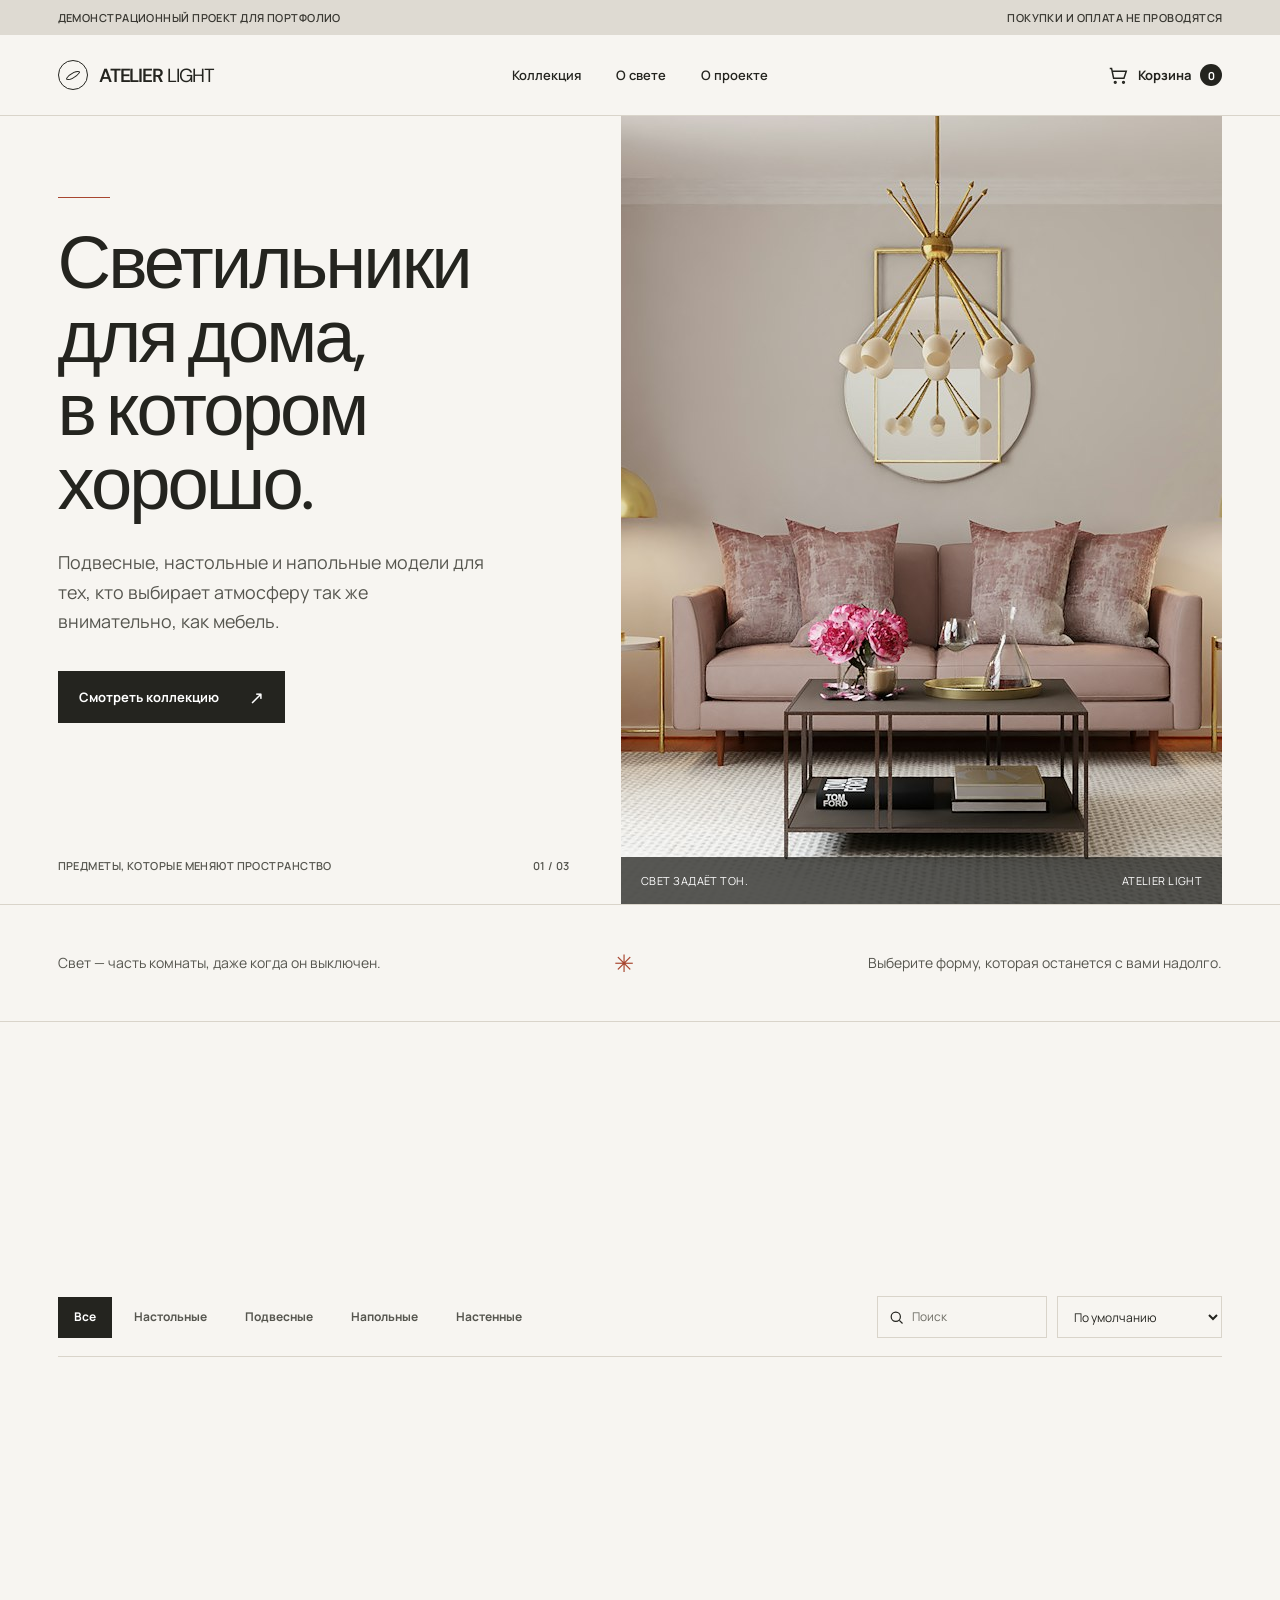
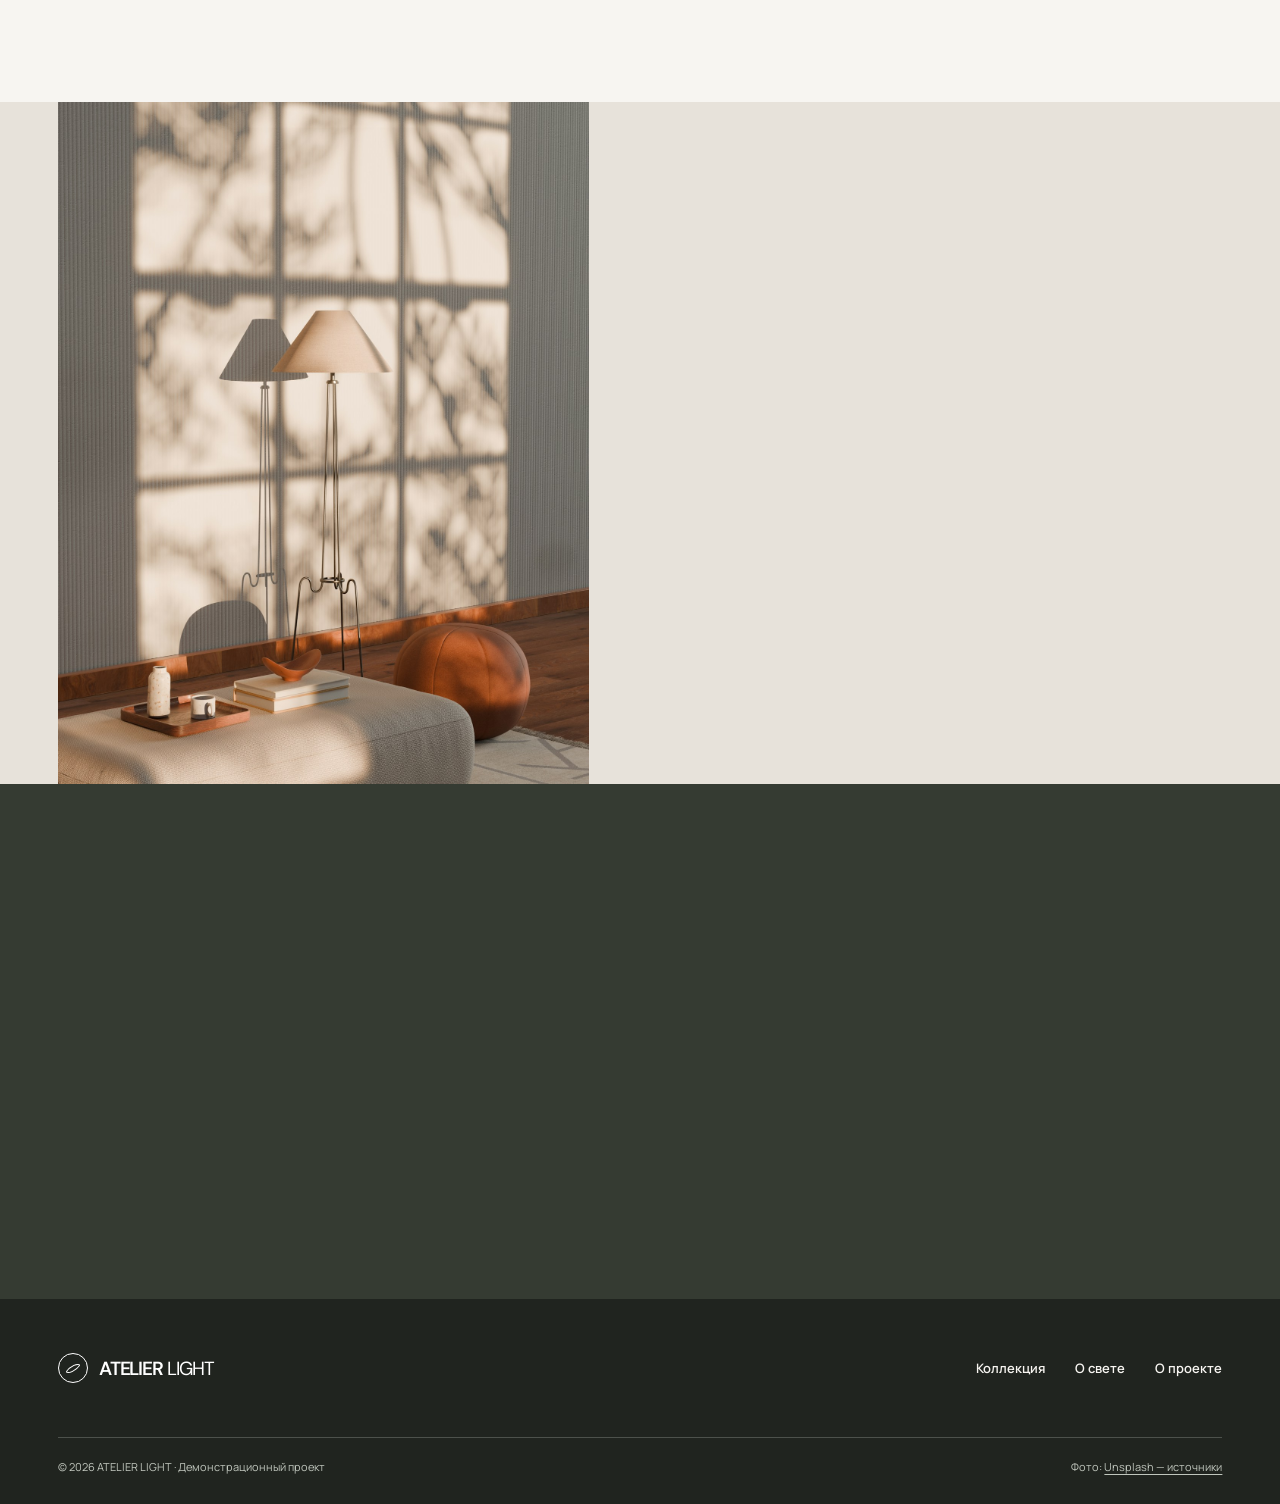
<file: index.html>
<!doctype html>
<html lang="ru" data-type="product" data-radius="soft" data-buttons="solid" data-motion="quiet">
<head>
  <meta charset="utf-8">
  <meta name="viewport" content="width=device-width, initial-scale=1">
  <meta name="page-type" content="product">
  <meta name="site-kind" content="other">
  <meta name="theme-color" content="#f7f5f1">
  <meta name="description" content="ATELIER LIGHT — демонстрационный магазин светильников. Коллекция, поиск, корзина и оформление заказа в одном проекте.">
  <title>ATELIER LIGHT — светильники для дома</title>
  <link rel="icon" href="favicon.svg" type="image/svg+xml">
  <link rel="preconnect" href="https://fonts.googleapis.com">
  <link rel="preconnect" href="https://fonts.gstatic.com" crossorigin>
  <link href="https://fonts.googleapis.com/css2?family=DM+Sans:wght@400;500;600;700&family=Manrope:wght@400;500;600;700&display=swap" rel="stylesheet">
  <link rel="preload" href="assets/images/hero.jpg" as="image">
  <link rel="stylesheet" href="style.css">
  <script src="script.js" defer></script>
</head>
<body id="top">
  <a class="skip-link" href="#main">Перейти к содержимому</a>
  <div class="demo-strip"><span>Демонстрационный проект для портфолио</span><span>Покупки и оплата не проводятся</span></div>

  <header class="site-header">
    <div class="wrap header-inner">
      <a class="brand" href="#top" aria-label="ATELIER LIGHT — на главную">
        <span class="brand-mark" aria-hidden="true"><span></span></span>
        <span>ATELIER <strong>LIGHT</strong></span>
      </a>
      <nav class="desktop-nav" aria-label="Основная навигация">
        <a href="#catalog">Коллекция</a>
        <a href="#approach">О свете</a>
        <a href="#about">О проекте</a>
      </nav>
      <div class="header-actions">
        <a class="mobile-catalog" href="#catalog">Каталог</a>
        <button class="cart-trigger" type="button" id="open-cart" aria-label="Открыть корзину, товаров: 0">
          <svg viewBox="0 0 24 24" fill="none" stroke="currentColor" stroke-width="1.6" aria-hidden="true"><path d="M3 5h2l2.2 10.5h11.3L21 8H6"/><circle cx="9" cy="20" r="1"/><circle cx="18" cy="20" r="1"/></svg>
          <span>Корзина</span><span class="cart-count" id="cart-count">0</span>
        </button>
      </div>
    </div>
  </header>

  <main id="main">
    <section class="hero" aria-labelledby="hero-title">
      <div class="wrap hero-layout">
        <div class="hero-copy" data-enter>
          <div class="hero-rule" aria-hidden="true"></div>
          <h1 id="hero-title">Светильники для дома, в котором хорошо.</h1>
          <p>Подвесные, настольные и напольные модели для тех, кто выбирает атмосферу так же внимательно, как мебель.</p>
          <a class="button button-dark" href="#catalog">Смотреть коллекцию <span aria-hidden="true">↗</span></a>
          <div class="hero-foot"><span>Предметы, которые меняют пространство</span><span>01 / 03</span></div>
        </div>
        <div class="hero-media" data-enter>
          <img src="assets/images/hero.jpg" alt="Светлая гостиная с подвесной люстрой и настольными лампами" width="1400" height="788" fetchpriority="high">
          <div class="hero-media-note"><span>Свет задаёт тон.</span><span>ATELIER LIGHT</span></div>
        </div>
      </div>
    </section>

    <section class="intro-band" aria-label="Идея коллекции">
      <div class="wrap intro-band-inner">
        <p>Свет — часть комнаты, даже когда он выключен.</p>
        <span class="line-flower" aria-hidden="true">✳</span>
        <p>Выберите форму, которая останется с вами надолго.</p>
      </div>
    </section>

    <section class="catalog-section" id="catalog" aria-labelledby="catalog-title">
      <div class="wrap">
        <div class="section-head">
          <div>
            <h2 id="catalog-title">Коллекция света</h2>
            <p>Найдите светильник для своего пространства.</p>
          </div>
          <span class="catalog-total" id="catalog-total">8 предметов</span>
        </div>
        <div class="catalog-tools">
          <div class="filters" id="filters" role="group" aria-label="Категории светильников">
            <button type="button" class="filter active" data-filter="all" aria-pressed="true">Все</button>
            <button type="button" class="filter" data-filter="table" aria-pressed="false">Настольные</button>
            <button type="button" class="filter" data-filter="pendant" aria-pressed="false">Подвесные</button>
            <button type="button" class="filter" data-filter="floor" aria-pressed="false">Напольные</button>
            <button type="button" class="filter" data-filter="wall" aria-pressed="false">Настенные</button>
          </div>
          <div class="catalog-controls">
            <label class="search-field">
              <svg viewBox="0 0 24 24" fill="none" stroke="currentColor" stroke-width="1.7" aria-hidden="true"><circle cx="11" cy="11" r="6.5"/><path d="m16 16 4.5 4.5"/></svg>
              <span class="sr-only">Поиск по коллекции</span>
              <input id="catalog-search" type="search" placeholder="Поиск" autocomplete="off">
            </label>
            <label class="sort-field"><span class="sr-only">Сортировка</span>
              <select id="catalog-sort">
                <option value="featured">По умолчанию</option>
                <option value="price-asc">Сначала дешевле</option>
                <option value="price-desc">Сначала дороже</option>
                <option value="name">По названию</option>
              </select>
            </label>
          </div>
        </div>
        <div class="product-grid" id="product-grid" aria-live="polite"></div>
        <div class="empty-results" id="empty-results" hidden>
          <h3>Ничего не нашли</h3>
          <p>Попробуйте другое слово или вернитесь ко всей коллекции.</p>
          <button class="text-button" type="button" id="reset-filters">Показать все</button>
        </div>
        <noscript><p>Для просмотра каталога и работы корзины включите JavaScript.</p></noscript>
      </div>
    </section>

    <section class="story-section" id="approach" aria-labelledby="story-title">
      <div class="wrap story-layout">
        <div class="story-photo">
          <img src="assets/images/floor-pair.jpg" alt="Два напольных светильника у стены в мягком дневном свете" loading="lazy" width="1400" height="1400">
        </div>
        <div class="story-copy">
          <span class="story-sun" aria-hidden="true"></span>
          <h2 id="story-title">Свет, в котором хочется остаться.</h2>
          <p>Один светильник меняет угол комнаты. Несколько источников позволяют менять настроение: ясное утро, рабочий день, тихий вечер.</p>
          <a class="inline-link" href="#catalog">Выбрать свой свет <span aria-hidden="true">↗</span></a>
        </div>
      </div>
    </section>

    <section class="closing-section" id="about" aria-labelledby="about-title">
      <div class="wrap closing-layout">
        <div>
          <h2 id="about-title">Хороший свет начинается с выбора.</h2>
          <p>Этот магазин создан как портфолио-проект. Здесь можно искать товары, изучать карточки и пройти путь заказа без оплаты и отправки данных.</p>
        </div>
        <a class="button button-light" href="#catalog">К коллекции <span aria-hidden="true">↗</span></a>
      </div>
    </section>
  </main>

  <footer class="site-footer">
    <div class="wrap footer-main">
      <a class="brand footer-brand" href="#top"><span class="brand-mark" aria-hidden="true"><span></span></span><span>ATELIER <strong>LIGHT</strong></span></a>
      <div class="footer-links"><a href="#catalog">Коллекция</a><a href="#approach">О свете</a><a href="#about">О проекте</a></div>
    </div>
    <div class="wrap footer-bottom">
      <span>© 2026 ATELIER LIGHT · Демонстрационный проект</span>
      <span>Фото: <a href="credits.html">Unsplash — источники</a></span>
    </div>
  </footer>

  <dialog class="product-dialog" id="product-dialog" aria-labelledby="product-dialog-title">
    <button class="dialog-close" type="button" id="close-product" aria-label="Закрыть карточку товара"><svg viewBox="0 0 24 24" aria-hidden="true"><path d="M5 5 19 19M19 5 5 19"/></svg></button>
    <div class="product-dialog-inner" id="product-dialog-content"></div>
  </dialog>

  <dialog class="cart-dialog" id="cart-dialog" aria-labelledby="cart-title">
    <div class="drawer-header"><div><span class="drawer-overline">Ваш выбор</span><h2 id="cart-title">Корзина</h2></div><button class="dialog-close" type="button" id="close-cart" aria-label="Закрыть корзину"><svg viewBox="0 0 24 24" aria-hidden="true"><path d="M5 5 19 19M19 5 5 19"/></svg></button></div>
    <div class="cart-items" id="cart-items"></div>
    <div class="cart-footer" id="cart-footer"></div>
  </dialog>

  <dialog class="checkout-dialog" id="checkout-dialog" aria-labelledby="checkout-title">
    <button class="dialog-close" type="button" id="close-checkout" aria-label="Закрыть оформление"><svg viewBox="0 0 24 24" aria-hidden="true"><path d="M5 5 19 19M19 5 5 19"/></svg></button>
    <div id="checkout-body">
      <span class="drawer-overline">Последний шаг</span>
      <h2 id="checkout-title">Оформление заказа</h2>
      <p class="checkout-note">Это демо: оплата не производится, данные никуда не отправляются.</p>
      <form id="checkout-form">
        <label>Имя<input name="name" type="text" autocomplete="name" required minlength="2" placeholder="Как к вам обращаться"></label>
        <label>Электронная почта<input name="email" type="email" autocomplete="email" required placeholder="example@mail.ru"></label>
        <label>Город<input name="city" type="text" autocomplete="address-level2" required minlength="2" placeholder="Ваш город"></label>
        <div class="checkout-summary"><span>Итого</span><strong id="checkout-total"></strong></div>
        <button class="button button-dark checkout-submit" type="submit">Завершить демозаказ <span aria-hidden="true">↗</span></button>
      </form>
    </div>
  </dialog>
  <div class="toast" id="toast" role="status" aria-live="polite"></div>
</body>
</html>
</file>
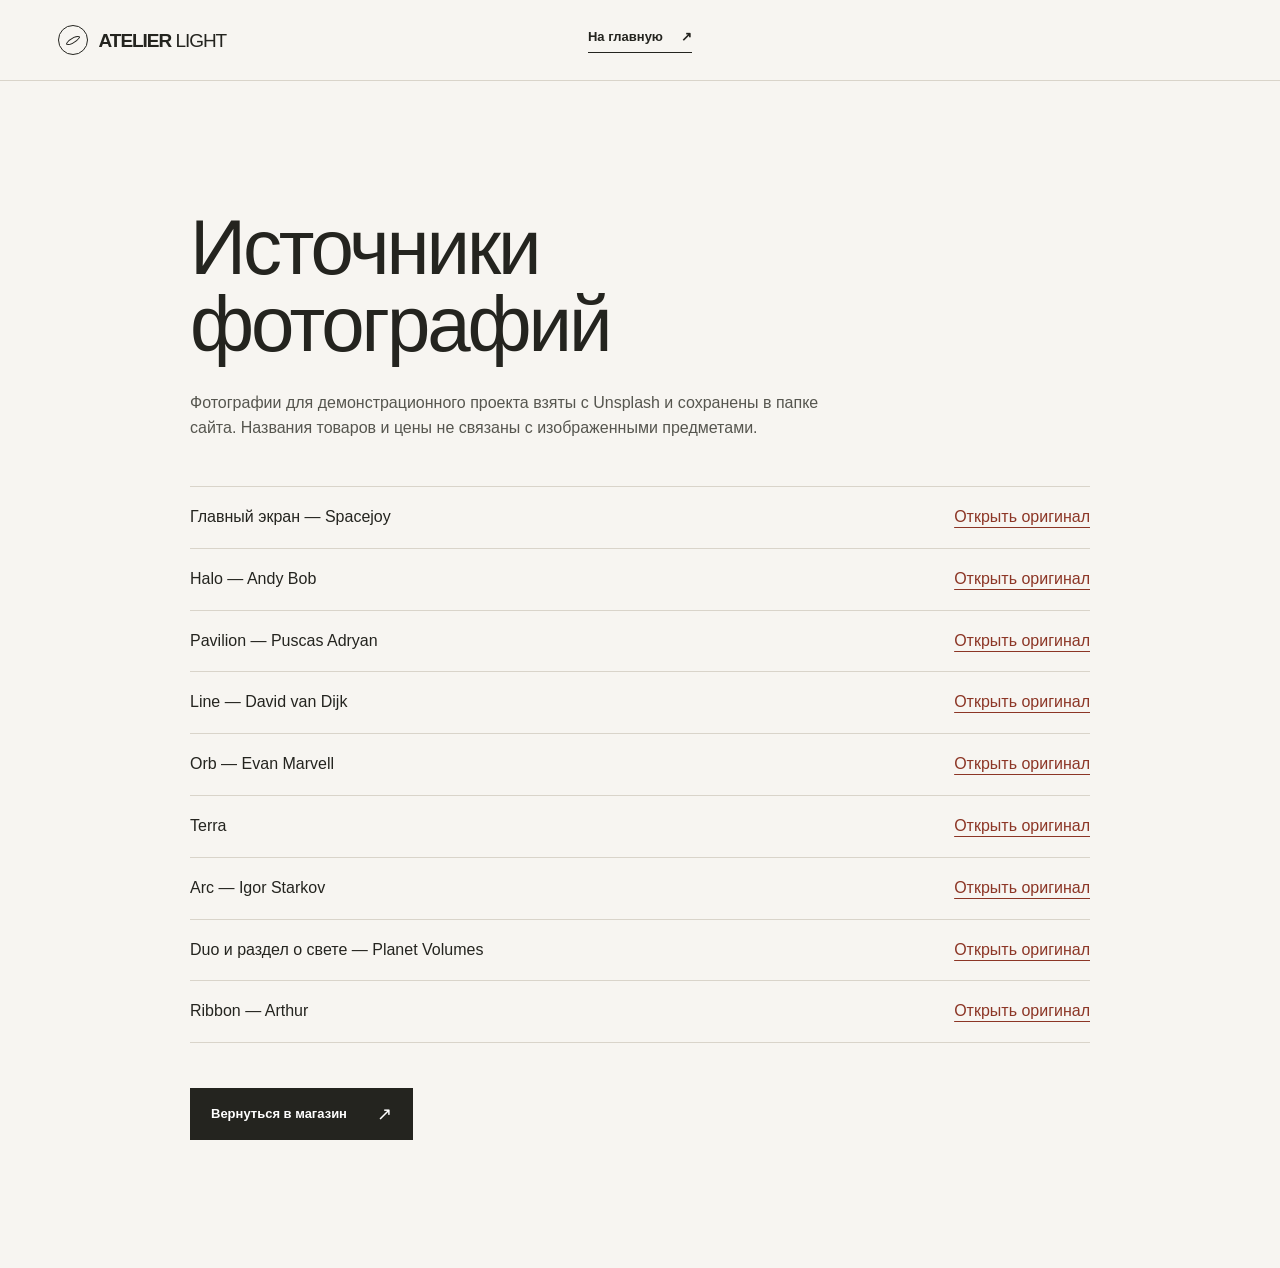
<file: credits.html>
<!doctype html>
<html lang="ru">
<head>
  <meta charset="utf-8">
  <meta name="viewport" content="width=device-width, initial-scale=1">
  <meta name="theme-color" content="#f7f5f1">
  <meta name="description" content="Источники фотографий, использованных в демонстрационном проекте ATELIER LIGHT.">
  <title>Источники фотографий — ATELIER LIGHT</title>
  <link rel="icon" href="favicon.svg" type="image/svg+xml">
  <link rel="stylesheet" href="style.css">
  <style>
    .credits-main { max-width: 900px; padding-block: clamp(70px, 10vw, 140px); }
    .credits-main h1 { font-size: clamp(45px, 7vw, 78px); }
    .credits-main p { max-width: 660px; color: var(--ink-soft); }
    .credits-list { margin: 45px 0; padding: 0; list-style: none; border-top: 1px solid var(--line); }
    .credits-list li { display: flex; justify-content: space-between; gap: 20px; padding: 18px 0; border-bottom: 1px solid var(--line); }
    .credits-list a { color: var(--accent-dark); text-decoration: underline; }
    @media (max-width: 640px) { .credits-list li { flex-direction: column; gap: 4px; } }
  </style>
</head>
<body>
  <header class="site-header"><div class="wrap header-inner">
    <a class="brand" href="index.html" aria-label="ATELIER LIGHT — на главную"><span class="brand-mark" aria-hidden="true"><span></span></span><span>ATELIER <strong>LIGHT</strong></span></a>
    <a class="inline-link" href="index.html">На главную <span aria-hidden="true">↗</span></a>
  </div></header>
  <main class="wrap credits-main">
    <h1>Источники фотографий</h1>
    <p>Фотографии для демонстрационного проекта взяты с Unsplash и сохранены в папке сайта. Названия товаров и цены не связаны с изображенными предметами.</p>
    <ul class="credits-list">
      <li><span>Главный экран — Spacejoy</span><a href="https://unsplash.com/photos/white-and-gold-pendant-lamp-2d1k_A-nrY8" target="_blank" rel="noopener noreferrer">Открыть оригинал</a></li>
      <li><span>Halo — Andy Bob</span><a href="https://unsplash.com/photos/a-glowing-lamp-sits-next-to-a-vase-and-books--Gem15xQAE4" target="_blank" rel="noopener noreferrer">Открыть оригинал</a></li>
      <li><span>Pavilion — Puscas Adryan</span><a href="https://unsplash.com/photos/a-modern-floor-lamp-with-concrete-base-and-glowing-panels-a-kKU06aTyA" target="_blank" rel="noopener noreferrer">Открыть оригинал</a></li>
      <li><span>Line — David van Dijk</span><a href="https://unsplash.com/photos/black-floor-lamp-at-the-corner-3LTht2nxd34" target="_blank" rel="noopener noreferrer">Открыть оригинал</a></li>
      <li><span>Orb — Evan Marvell</span><a href="https://unsplash.com/photos/a-modern-globe-wall-lamp-illuminates-a-rattan-headboard-dJgQkjBa4uc" target="_blank" rel="noopener noreferrer">Открыть оригинал</a></li>
      <li><span>Terra</span><a href="https://unsplash.com/photos/a-lamp-on-a-table-86q6h3jUPz8" target="_blank" rel="noopener noreferrer">Открыть оригинал</a></li>
      <li><span>Arc — Igor Starkov</span><a href="https://unsplash.com/photos/turned-on-pendant-lamp-osSjwCjVMIg" target="_blank" rel="noopener noreferrer">Открыть оригинал</a></li>
      <li><span>Duo и раздел о свете — Planet Volumes</span><a href="https://unsplash.com/photos/two-floor-lamps-cast-shadows-on-a-wall-kQdH0Aal8ts" target="_blank" rel="noopener noreferrer">Открыть оригинал</a></li>
      <li><span>Ribbon — Arthur</span><a href="https://unsplash.com/photos/several-modern-pendant-lights-hang-indoors--jxCVEm2hrA" target="_blank" rel="noopener noreferrer">Открыть оригинал</a></li>
    </ul>
    <a class="button button-dark" href="index.html">Вернуться в магазин <span aria-hidden="true">↗</span></a>
  </main>
</body>
</html>
</file>
<file: style.css>
:root {
  --paper: #f7f5f1;
  --surface: #efebe5;
  --surface-2: #e7e2da;
  --ink: #24241f;
  --ink-soft: #56564f;
  --accent: #a84630;
  --accent-dark: #8c3626;
  --line: #d9d4ca;
  --white: #fff;
  --wrap: 1360px;
  --gutter: clamp(20px, 4.5vw, 72px);
  --ease: cubic-bezier(.22, 1, .36, 1);
}
* { box-sizing: border-box; }
html { scroll-behavior: smooth; scroll-padding-top: 88px; }
body { margin: 0; background: var(--paper); color: var(--ink); font: 400 16px/1.55 "Manrope", Arial, sans-serif; }
body.modal-open { overflow: hidden; }
::selection { background: #cbd6cb; color: var(--ink); }
button, input, select { font: inherit; }
button, a, select { -webkit-tap-highlight-color: transparent; }
button { cursor: pointer; }
a { color: inherit; text-decoration: none; text-underline-offset: .3em; }
a:hover { color: var(--accent-dark); }
img { display: block; max-width: 100%; }
:focus-visible { outline: 2px solid var(--accent); outline-offset: 4px; }
.sr-only { position: absolute; width: 1px; height: 1px; padding: 0; margin: -1px; overflow: hidden; clip: rect(0,0,0,0); white-space: nowrap; border: 0; }
.skip-link { position: fixed; z-index: 100; top: 10px; left: 10px; padding: 10px 14px; background: var(--ink); color: #fff; transform: translateY(-150%); }
.skip-link:focus { transform: translateY(0); }
.wrap { width: min(calc(100% - var(--gutter)*2), var(--wrap)); margin-inline: auto; }
.demo-strip { display: flex; justify-content: space-between; gap: 18px; padding: 9px var(--gutter); background: #dedad2; color: #393832; font-size: 11px; font-weight: 600; letter-spacing: .04em; text-transform: uppercase; }
.site-header { position: sticky; top: 0; z-index: 30; background: rgba(247,245,241,.97); border-bottom: 1px solid var(--line); }
.header-inner { min-height: 80px; display: grid; grid-template-columns: 1fr auto 1fr; align-items: center; gap: 28px; }
.brand { display: inline-flex; align-items: center; gap: 11px; width: max-content; color: var(--ink); font: 600 19px/1 "DM Sans", sans-serif; letter-spacing: -.055em; white-space: nowrap; }
.brand strong { font-weight: 400; }
.brand:hover { color: var(--ink); }
.brand-mark { display: grid; place-items: center; width: 30px; height: 30px; border: 1.5px solid currentColor; border-radius: 50%; }
.brand-mark span { width: 8px; height: 15px; border: 1.5px solid currentColor; border-radius: 100% 0 100% 0; transform: rotate(38deg); }
.desktop-nav { display: flex; align-items: center; gap: clamp(20px, 2.7vw, 42px); }
.desktop-nav a, .footer-links a { position: relative; font-size: 13px; font-weight: 600; }
.desktop-nav a::after, .footer-links a::after { content: ""; position: absolute; bottom: -5px; left: 0; width: 100%; height: 1px; background: currentColor; transform: scaleX(0); transform-origin: right; transition: transform .35s var(--ease); }
.desktop-nav a:hover::after, .footer-links a:hover::after { transform: scaleX(1); transform-origin: left; }
.header-actions { display: flex; justify-content: flex-end; align-items: center; gap: 20px; }
.mobile-catalog { display: none; }
.cart-trigger { display: inline-flex; align-items: center; gap: 9px; padding: 9px 0 9px 8px; border: 0; background: none; color: var(--ink); font-size: 13px; font-weight: 700; }
.cart-trigger svg { width: 22px; height: 22px; }
.cart-count { display: grid; place-items: center; min-width: 22px; height: 22px; padding-inline: 5px; border-radius: 50%; background: var(--ink); color: #fff; font-size: 11px; font-variant-numeric: tabular-nums; }
.cart-trigger:hover .cart-count { background: var(--accent); }

.hero { min-height: min(810px, calc(100svh - 112px)); display: flex; align-items: stretch; }
.hero-layout { display: grid; grid-template-columns: minmax(0,.92fr) minmax(0,1.08fr); gap: clamp(30px,4vw,66px); min-height: 680px; }
.hero-copy { display: flex; flex-direction: column; align-items: flex-start; padding-top: clamp(72px,9vh,120px); padding-bottom: 30px; }
.hero-rule { width: 52px; height: 1px; margin-bottom: 28px; background: var(--accent); }
h1,h2,h3,p { margin-top: 0; }
h1,h2,h3 { font-family: "DM Sans", Arial, sans-serif; }
h1 { max-width: 660px; margin-bottom: 28px; font-size: clamp(48px,5.8vw,85px); line-height: .99; font-weight: 400; letter-spacing: -.04em; text-wrap: balance; }
.hero-copy > p { max-width: 430px; margin-bottom: 34px; color: var(--ink-soft); font-size: clamp(16px,1.4vw,18px); line-height: 1.65; }
.button { display: inline-flex; align-items: center; justify-content: space-between; gap: 30px; min-height: 52px; padding: 14px 20px; border: 1px solid transparent; border-radius: 0; font-size: 13px; font-weight: 700; transition: background .25s ease, color .25s ease, transform .25s var(--ease); }
.button:hover { transform: translateY(-2px); }
.button:active { transform: translateY(0); }
.button span { font-size: 18px; font-weight: 400; line-height: 1; transition: transform .25s var(--ease); }
.button:hover span { transform: translate(2px,-2px); }
.button-dark { background: var(--ink); color: #fff; }
.button-dark:hover { background: var(--accent-dark); color: #fff; }
.button-light { background: #fff; color: var(--ink); }
.button-light:hover { background: #ebe6de; color: var(--ink); }
.hero-foot { display: flex; justify-content: space-between; gap: 20px; width: 100%; margin-top: auto; padding-top: 58px; color: var(--ink-soft); font-size: 11px; font-weight: 600; letter-spacing: .04em; text-transform: uppercase; }
.hero-media { position: relative; min-height: 100%; overflow: hidden; }
.hero-media > img { width: 100%; height: 100%; max-height: 800px; object-fit: cover; object-position: 48% center; }
.hero-media-note { position: absolute; right: 0; bottom: 0; left: 0; display: flex; justify-content: space-between; gap: 20px; padding: 15px 20px; background: rgba(32,31,28,.74); color: #fff; font-size: 11px; letter-spacing: .04em; text-transform: uppercase; }

.intro-band { border-block: 1px solid var(--line); }
.intro-band-inner { display: flex; justify-content: space-between; align-items: center; gap: 30px; min-height: 116px; }
.intro-band p { margin: 0; color: var(--ink-soft); font-size: 14px; }
.line-flower { color: var(--accent); font-size: 24px; font-weight: 400; }

.catalog-section { padding: clamp(90px,10vw,142px) 0 clamp(100px,11vw,160px); }
.section-head { display: flex; justify-content: space-between; align-items: flex-end; gap: 20px; margin-bottom: 46px; }
.section-head h2 { margin-bottom: 10px; font-size: clamp(42px,5vw,68px); line-height: 1.05; font-weight: 400; letter-spacing: -.04em; }
.section-head p { margin: 0; color: var(--ink-soft); font-size: 15px; }
.catalog-total { padding-bottom: 5px; color: var(--ink-soft); font-size: 12px; white-space: nowrap; }
.catalog-tools { display: flex; justify-content: space-between; align-items: center; gap: 24px; margin-bottom: 28px; padding-bottom: 18px; border-bottom: 1px solid var(--line); }
.filters { display: flex; align-items: center; gap: 6px; min-width: 0; }
.filter { flex: 0 0 auto; padding: 10px 15px; border: 1px solid transparent; border-radius: 0; background: transparent; color: var(--ink-soft); font-size: 12px; font-weight: 700; white-space: nowrap; transition: background .2s ease, color .2s ease; }
.filter:hover { background: var(--surface); color: var(--ink); }
.filter.active { background: var(--ink); color: #fff; }
.catalog-controls { display: flex; gap: 10px; align-items: center; }
.search-field { display: flex; align-items: center; gap: 7px; min-width: 170px; height: 42px; padding: 0 10px; border: 1px solid var(--line); background: transparent; }
.search-field svg { flex: none; width: 17px; height: 17px; }
.search-field input { width: 112px; min-width: 0; padding: 0; border: 0; outline: 0; background: transparent; color: var(--ink); font-size: 12px; }
.search-field:focus-within { border-color: var(--accent); }
.search-field input::placeholder { color: #6e6d65; }
.sort-field select { height: 42px; max-width: 180px; padding: 0 28px 0 12px; border: 1px solid var(--line); border-radius: 0; background: transparent; color: var(--ink); font-size: 12px; cursor: pointer; }
.product-grid { display: grid; grid-template-columns: repeat(3,minmax(0,1fr)); gap: 66px 20px; }
.product-card { min-width: 0; }
.product-photo { position: relative; display: block; width: 100%; aspect-ratio: 1 / 1.12; overflow: hidden; border: 0; padding: 0; background: var(--surface); }
.product-photo img { width: 100%; height: 100%; object-fit: cover; transition: transform .5s var(--ease); }
.product-photo:hover img, .product-photo:focus-visible img { transform: scale(1.035); }
.product-photo .photo-arrow { position: absolute; right: 14px; bottom: 14px; display: grid; place-items: center; width: 38px; height: 38px; background: var(--paper); color: var(--ink); font-size: 19px; line-height: 1; transition: transform .25s var(--ease); }
.product-photo:hover .photo-arrow { transform: translate(2px,-2px); }
.product-meta { display: flex; justify-content: space-between; gap: 14px; margin: 18px 0 8px; color: var(--ink-soft); font-size: 11px; font-weight: 700; letter-spacing: .04em; text-transform: uppercase; }
.product-name { margin: 0 0 14px; font-size: clamp(20px,1.8vw,25px); line-height: 1.25; font-weight: 500; letter-spacing: -.025em; }
.product-bottom { display: flex; justify-content: space-between; align-items: center; gap: 12px; }
.product-price { font-size: 15px; font-weight: 700; font-variant-numeric: tabular-nums; }
.add-button { display: inline-flex; align-items: center; gap: 8px; padding: 8px 0; border: 0; background: none; color: var(--accent-dark); font-size: 12px; font-weight: 700; }
.add-button::after { content: "+"; display: grid; place-items: center; width: 24px; height: 24px; border: 1px solid currentColor; border-radius: 50%; font-size: 17px; font-weight: 400; line-height: 1; transition: transform .25s var(--ease); }
.add-button:hover::after { transform: rotate(90deg); }
.empty-results { padding: 70px 20px; text-align: center; background: var(--surface); }
.empty-results h3 { margin-bottom: 10px; font-size: 28px; font-weight: 500; }
.empty-results p { color: var(--ink-soft); }
.text-button { padding: 5px 0; border: 0; border-bottom: 1px solid currentColor; background: none; color: var(--accent-dark); font-weight: 700; }

.story-section { background: var(--surface-2); }
.story-layout { display: grid; grid-template-columns: 1fr 1fr; gap: clamp(40px,8vw,130px); min-height: 650px; align-items: center; }
.story-photo { align-self: stretch; max-height: 780px; overflow: hidden; }
.story-photo img { width: 100%; height: 100%; object-fit: cover; }
.story-copy { max-width: 500px; padding: 70px 0; }
.story-sun { display: block; width: 44px; height: 44px; margin-bottom: 58px; border: 1px solid var(--accent); border-radius: 50%; box-shadow: 0 0 0 10px rgba(168,70,48,.08); }
.story-copy h2 { margin-bottom: 26px; font-size: clamp(42px,4.9vw,68px); line-height: 1.06; font-weight: 400; letter-spacing: -.04em; text-wrap: balance; }
.story-copy p { max-width: 440px; margin-bottom: 32px; color: var(--ink-soft); font-size: 16px; line-height: 1.8; }
.inline-link { display: inline-flex; gap: 18px; padding-bottom: 5px; border-bottom: 1px solid var(--ink); font-size: 13px; font-weight: 700; }
.inline-link span { transition: transform .25s var(--ease); }
.inline-link:hover span { transform: translate(2px,-2px); }

.closing-section { padding: clamp(95px,11vw,160px) 0; background: #353b32; color: #f8f6f1; }
.closing-layout { display: flex; justify-content: space-between; align-items: end; gap: 80px; }
.closing-layout > div { max-width: 830px; }
.closing-layout h2 { margin-bottom: 20px; font-size: clamp(48px,6vw,86px); line-height: 1.04; font-weight: 400; letter-spacing: -.04em; text-wrap: balance; }
.closing-layout p { max-width: 570px; margin: 0; color: #d8dcd5; font-size: 15px; line-height: 1.8; }
.closing-layout .button { flex: 0 0 auto; }
.site-footer { background: #20241f; color: #f7f5f1; }
.footer-main { display: flex; justify-content: space-between; gap: 30px; padding: 54px 0; }
.footer-brand { color: #fff; }
.footer-brand:hover { color: #fff; }
.footer-links { display: flex; gap: 30px; align-items: center; }
.footer-bottom { display: flex; justify-content: space-between; gap: 25px; padding: 20px 0 28px; border-top: 1px solid #4c514b; color: #c0c6bd; font-size: 11px; }
.footer-bottom a { text-decoration: underline; }

dialog { border: 0; padding: 0; color: var(--ink); background: var(--paper); box-shadow: 0 20px 80px rgba(14,16,13,.25); }
dialog::backdrop { background: rgba(20,23,20,.56); }
.dialog-close { display: grid; place-items: center; width: 38px; height: 38px; border: 1px solid var(--line); background: var(--paper); color: var(--ink); }
.dialog-close svg { width: 16px; height: 16px; fill: none; stroke: currentColor; stroke-width: 1.7; }
.dialog-close:hover { background: var(--surface); }
.product-dialog { width: min(970px,calc(100vw - 32px)); max-height: min(760px,calc(100svh - 32px)); overflow: auto; }
.product-dialog > .dialog-close { position: absolute; z-index: 3; top: 20px; right: 20px; }
.product-dialog-inner { display: grid; grid-template-columns: 1fr 1fr; min-height: 570px; }
.detail-photo { min-height: 570px; background: var(--surface); }
.detail-photo img { width: 100%; height: 100%; object-fit: cover; }
.detail-copy { display: flex; flex-direction: column; padding: 76px 54px 48px; }
.detail-category, .drawer-overline { color: var(--accent-dark); font-size: 11px; font-weight: 700; letter-spacing: .1em; text-transform: uppercase; }
.detail-copy h2 { margin: 16px 0 18px; font-size: clamp(36px,4vw,56px); line-height: 1.05; font-weight: 400; letter-spacing: -.04em; }
.detail-copy > p { color: var(--ink-soft); line-height: 1.8; }
.detail-note { margin-top: 25px; padding-top: 20px; border-top: 1px solid var(--line); font-size: 13px; }
.detail-actions { margin-top: auto; padding-top: 35px; }
.detail-actions .product-price { display: block; margin-bottom: 15px; font-size: 20px; }
.detail-actions .button { width: 100%; }
.cart-dialog { position: fixed; inset: 0 0 0 auto; width: min(460px,100vw); max-width: none; max-height: none; margin: 0; overflow: hidden; }
.drawer-header { display: flex; justify-content: space-between; gap: 15px; padding: 30px; border-bottom: 1px solid var(--line); }
.drawer-header h2 { margin: 6px 0 0; font-size: 34px; font-weight: 400; letter-spacing: -.03em; }
.cart-items { height: calc(100svh - 280px); overflow-y: auto; padding: 24px 30px; }
.cart-empty { display: grid; align-content: center; justify-items: start; min-height: 300px; }
.cart-empty p { color: var(--ink-soft); }
.cart-item { display: grid; grid-template-columns: 90px 1fr; gap: 15px; margin-bottom: 22px; padding-bottom: 22px; border-bottom: 1px solid var(--line); }
.cart-item img { width: 90px; height: 112px; object-fit: cover; }
.cart-item-title { margin: 0 0 5px; font-size: 15px; font-weight: 700; }
.cart-item-price { color: var(--ink-soft); font-size: 12px; font-variant-numeric: tabular-nums; }
.cart-item-bottom { display: flex; justify-content: space-between; align-items: center; gap: 10px; margin-top: 16px; }
.qty-controls { display: inline-flex; align-items: center; border: 1px solid var(--line); }
.qty-controls button { width: 30px; height: 30px; border: 0; background: none; color: var(--ink); }
.qty-controls span { min-width: 24px; text-align: center; font-size: 12px; font-variant-numeric: tabular-nums; }
.remove-item { border: 0; padding: 3px; background: none; color: var(--ink-soft); font-size: 11px; text-decoration: underline; }
.cart-footer { position: absolute; right: 0; bottom: 0; left: 0; padding: 20px 30px 30px; border-top: 1px solid var(--line); background: var(--paper); }
.cart-total { display: flex; justify-content: space-between; margin-bottom: 17px; font-weight: 700; font-variant-numeric: tabular-nums; }
.cart-footer .button { width: 100%; }
.cart-footnote { margin: 11px 0 0; color: var(--ink-soft); font-size: 11px; text-align: center; }
.checkout-dialog { width: min(520px,calc(100vw - 32px)); max-height: calc(100svh - 32px); overflow-y: auto; padding: 42px; }
.checkout-dialog > .dialog-close { position: absolute; top: 20px; right: 20px; }
.checkout-dialog h2 { margin: 12px 0 14px; font-size: clamp(34px,4vw,49px); line-height: 1.1; font-weight: 400; letter-spacing: -.04em; }
.checkout-note { margin-bottom: 26px; color: var(--ink-soft); font-size: 13px; line-height: 1.7; }
#checkout-form { display: grid; gap: 17px; }
#checkout-form label { display: grid; gap: 7px; font-size: 12px; font-weight: 700; }
#checkout-form input { width: 100%; height: 46px; padding: 0 12px; border: 1px solid var(--line); border-radius: 0; background: #fff; color: var(--ink); font-size: 14px; }
#checkout-form input:focus { border-color: var(--accent); outline: 1px solid var(--accent); }
.checkout-summary { display: flex; justify-content: space-between; gap: 15px; margin-top: 8px; padding-top: 20px; border-top: 1px solid var(--line); font-size: 15px; font-variant-numeric: tabular-nums; }
.checkout-submit { width: 100%; }
.success-message { padding: 20px 0; }
.success-message p { color: var(--ink-soft); line-height: 1.8; }
.toast { position: fixed; z-index: 100; right: 24px; bottom: 24px; max-width: min(370px,calc(100vw - 48px)); padding: 14px 18px; background: var(--ink); color: #fff; box-shadow: 0 12px 34px rgba(10,10,10,.18); font-size: 13px; opacity: 0; transform: translateY(12px); pointer-events: none; transition: opacity .25s ease, transform .25s var(--ease); }
.toast.show { opacity: 1; transform: translateY(0); }

@media (prefers-reduced-motion: no-preference) {
  .reveal-ready .section-head,
  .reveal-ready .product-card,
  .reveal-ready .story-copy,
  .reveal-ready .closing-layout {
    opacity: 0;
    transform: translateY(28px);
    transition: opacity .65s ease, transform .65s var(--ease);
  }
  .reveal-ready .section-head.is-visible,
  .reveal-ready .product-card.is-visible,
  .reveal-ready .story-copy.is-visible,
  .reveal-ready .closing-layout.is-visible {
    opacity: 1;
    transform: translateY(0);
  }
  .reveal-ready .product-card:nth-child(3n + 2) { transition-delay: 65ms; }
  .reveal-ready .product-card:nth-child(3n) { transition-delay: 130ms; }
}

@media (min-width: 800px) {
  [data-enter] { animation: hero-in .85s var(--ease) both; }
  .hero-media[data-enter] { animation-delay: .16s; }
  @keyframes hero-in { from { opacity: .2; transform: translateY(26px); } to { opacity: 1; transform: translateY(0); } }
}
@media (max-width: 1100px) {
  .catalog-tools { align-items: stretch; flex-direction: column; }
  .filters { overflow-x: auto; padding-bottom: 4px; }
  .catalog-controls { justify-content: flex-end; }
}
@media (max-width: 900px) {
  .header-inner { grid-template-columns: 1fr auto; }
  .desktop-nav { display: none; }
  .mobile-catalog { display: inline; font-size: 13px; font-weight: 700; }
  .hero { min-height: auto; }
  .hero-layout { gap: 24px; min-height: 610px; grid-template-columns: 1fr 1fr; }
  .hero-copy { padding-top: 65px; }
  .hero-media > img { min-height: 610px; }
  h1 { font-size: clamp(45px,5.7vw,65px); }
  .product-grid { grid-template-columns: repeat(2,minmax(0,1fr)); }
  .story-layout { gap: 50px; min-height: 570px; }
}
@media (max-width: 640px) {
  :root { --gutter: 20px; }
  .demo-strip { justify-content: center; text-align: center; font-size: 10px; }
  .demo-strip span:last-child { display: none; }
  .header-inner { min-height: 64px; gap: 10px; }
  .brand { gap: 7px; font-size: 16px; }
  .brand-mark { width: 25px; height: 25px; }
  .header-actions { gap: 10px; }
  .cart-trigger { gap: 5px; }
  .cart-trigger > span:not(.cart-count) { display: none; }
  .hero-layout { display: flex; flex-direction: column; gap: 0; }
  .hero-copy { padding: 47px 0 33px; }
  .hero-rule { margin-bottom: 20px; }
  h1 { max-width: 560px; margin-bottom: 20px; font-size: clamp(46px,11vw,64px); }
  .hero-copy > p { margin-bottom: 25px; font-size: 14px; }
  .hero-foot { display: none; }
  .hero-media { width: calc(100% + var(--gutter)*2); min-height: 0; margin-inline: calc(var(--gutter)*-1); }
  .hero-media > img { width: 100%; height: 370px; min-height: 0; object-position: center; }
  .hero-media-note { padding: 11px 20px; font-size: 9px; }
  .intro-band-inner { min-height: 90px; }
  .intro-band p { font-size: 11px; line-height: 1.5; }
  .intro-band p:last-child { text-align: right; }
  .line-flower { font-size: 18px; }
  .catalog-section { padding: 82px 0 100px; }
  .section-head { margin-bottom: 28px; }
  .section-head h2 { font-size: 45px; }
  .section-head p { max-width: 220px; font-size: 12px; }
  .catalog-total { display: none; }
  .catalog-tools { gap: 13px; margin-bottom: 22px; }
  .filters { width: calc(100% + var(--gutter)); margin-right: calc(var(--gutter)*-1); }
  .filter { padding: 9px 12px; font-size: 11px; }
  .catalog-controls { justify-content: space-between; }
  .search-field { flex: 1; min-width: 0; }
  .search-field input { width: 100%; }
  .sort-field select { width: 135px; max-width: 135px; font-size: 11px; }
  .product-grid { gap: 34px 12px; }
  .product-photo { aspect-ratio: 1 / 1.22; }
  .product-photo .photo-arrow { width: 28px; height: 28px; right: 8px; bottom: 8px; font-size: 15px; }
  .product-meta { gap: 6px; margin: 10px 0 5px; font-size: 9px; }
  .product-name { margin-bottom: 7px; font-size: 16px; }
  .product-bottom { align-items: flex-start; flex-direction: column; gap: 3px; }
  .product-price { font-size: 13px; }
  .add-button { padding: 2px 0; font-size: 11px; }
  .add-button::after { width: 20px; height: 20px; }
  .story-layout { display: flex; flex-direction: column; gap: 0; }
  .story-photo { align-self: stretch; width: calc(100% + var(--gutter)*2); height: 380px; margin-inline: calc(var(--gutter)*-1); }
  .story-copy { padding: 70px 0 82px; }
  .story-sun { margin-bottom: 35px; }
  .story-copy h2 { font-size: 48px; }
  .story-copy p { font-size: 14px; }
  .closing-section { padding: 85px 0; }
  .closing-layout { align-items: flex-start; flex-direction: column; gap: 35px; }
  .closing-layout h2 { font-size: 49px; }
  .closing-layout p { font-size: 13px; }
  .footer-main { align-items: flex-start; flex-direction: column; gap: 28px; padding: 40px 0; }
  .footer-links { gap: 20px; flex-wrap: wrap; }
  .footer-bottom { flex-direction: column; gap: 6px; }
  .product-dialog-inner { display: block; }
  .detail-photo { min-height: 0; height: 320px; }
  .detail-copy { padding: 30px 24px 28px; }
  .detail-copy h2 { font-size: 38px; }
  .detail-actions { padding-top: 18px; }
  .product-dialog > .dialog-close { top: 10px; right: 10px; }
  .checkout-dialog { padding: 48px 24px 26px; }
}
@media (prefers-reduced-motion: reduce) {
  html { scroll-behavior: auto; }
  *, *::before, *::after { animation-duration: .01ms !important; transition-duration: .01ms !important; }
}
</file>
